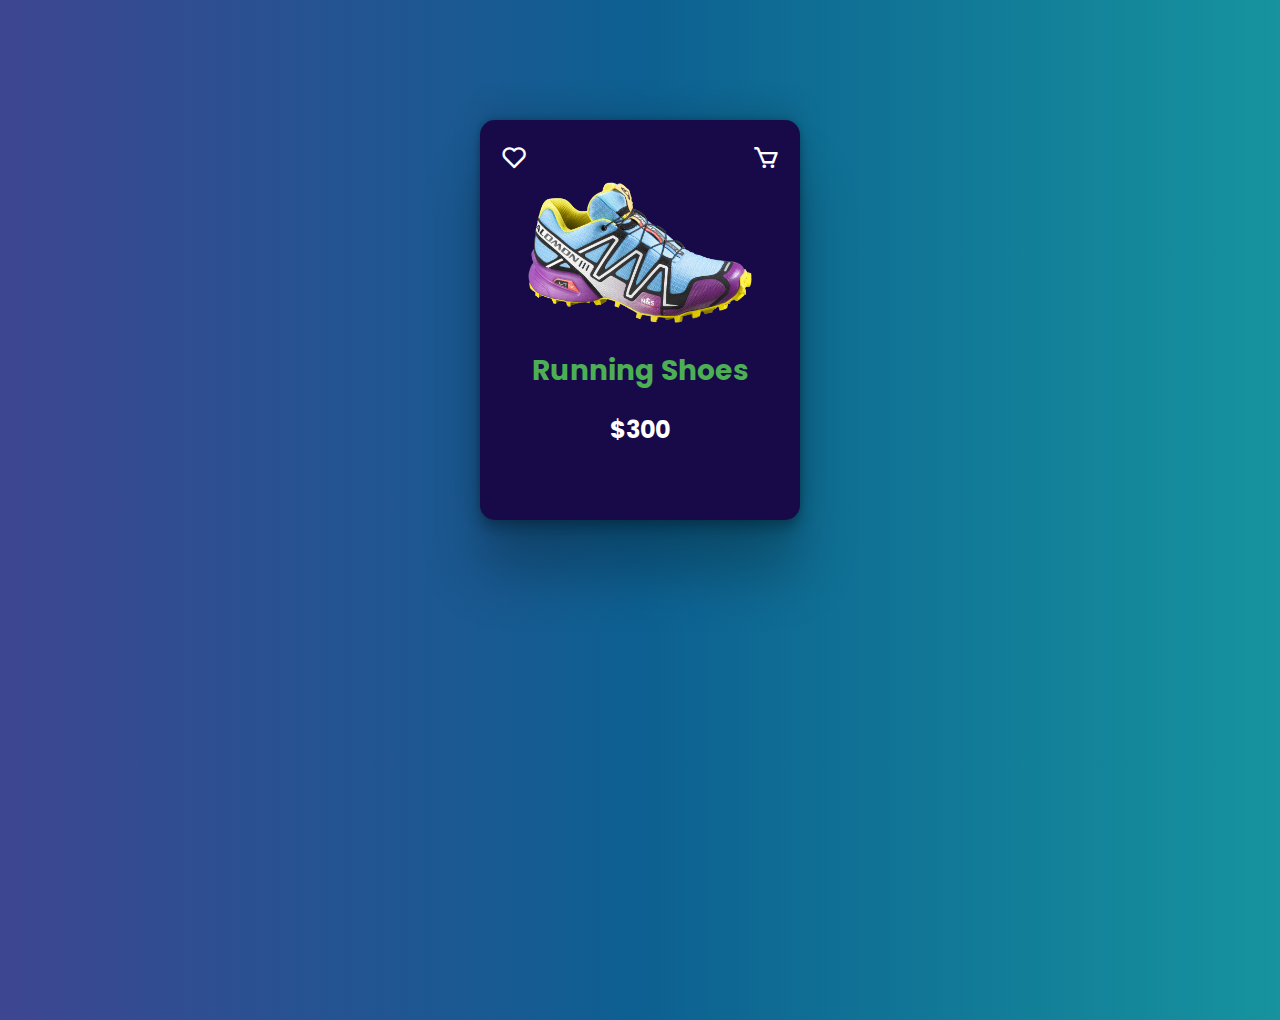
<file: Day 1__Product Card/index.html>
<!DOCTYPE html>
<html lang="en">
<head>
    <meta charset="UTF-8">
    <meta http-equiv="X-UA-Compatible" content="IE=edge">
    <meta name="viewport" content="width=device-width, initial-scale=1.0">
    <link rel="stylesheet" href="style.css">
    <link href='https://unpkg.com/boxicons@2.1.1/css/boxicons.min.css' rel='stylesheet'>
    <title>Document</title>
</head>
<body>
    <div class="card">
        <div class="card__icon">
            <div class="card__heart"><i class='bx bx-heart' ></i></div>
            <div class="card__cart"><i class='bx bx-cart' ></i></div>
        </div>
        <div class="card__img">
            <img src="running_shoes.png" alt="">
        </div>
        <div class="card__title">
            Running Shoes
        </div>
        <div class="card__price">
            $300
        </div>
        <div class="card__size">
            <h3>Size:</h3>
            <span>6</span>
            <span>7</span>
            <span>8</span>
            <span>9</span>
        </div>
        <div class="card__color">
            <h3>Color:</h3>
            <span class="color-green"></span>
            <span class="color-red"></span>
            <span class="color-pink"></span>
        </div>
        <div class="card__action">
            <button>Buy Now</button>
            <button>Add Cart</button>
        </div>
    </div>
</body>
</html>
</file>
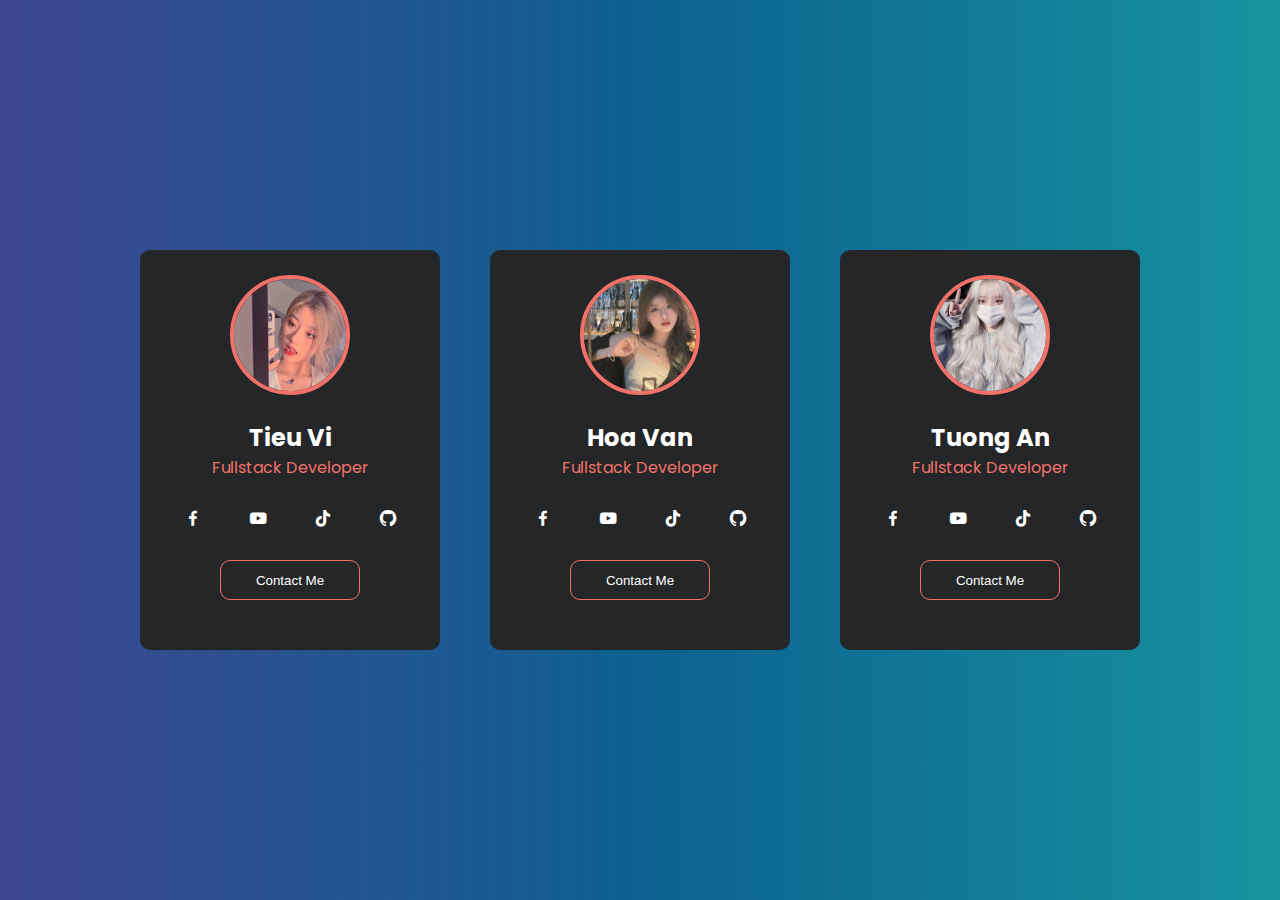
<file: Day 2__Profile Card/index.html>
<html lang="en">
<head>
    <meta charset="UTF-8">
    <meta http-equiv="X-UA-Compatible" content="IE=edge">
    <meta name="viewport" content="width=device-width, initial-scale=1.0">
    <link rel="stylesheet" href="style.css">
    <link href='https://unpkg.com/boxicons@2.1.1/css/boxicons.min.css' rel='stylesheet'>
    <title>Document</title>
</head>
<body>
    <div class="card">
        <div class="card__img">
            <img src="g1.jpg" alt="">
        </div>
        <h2>Tieu Vi</h2>
        <p>Fullstack Developer</p>
        <div class="card__social">
            <a href=""><i class='bx bxl-facebook'></i></a>
            <a href=""><i class='bx bxl-youtube' ></i></a>
            <a href=""><i class='bx bxl-tiktok' ></i></a>
            <a href=""><i class='bx bxl-github'></i></a>
        </div>
        <button>Contact Me</button>
    </div>
    <div class="card">
        <div class="card__img">
            <img src="g2.jpg" alt="">
        </div>
        <h2>Hoa Van</h2>
        <p>Fullstack Developer</p>
        <div class="card__social">
            <a href=""><i class='bx bxl-facebook'></i></a>
            <a href=""><i class='bx bxl-youtube' ></i></a>
            <a href=""><i class='bx bxl-tiktok' ></i></a>
            <a href=""><i class='bx bxl-github'></i></a>
        </div>
        <button>Contact Me</button>
    </div>
    <div class="card">
        <div class="card__img">
            <img src="g3.jpg" alt="">
        </div>
        <h2>Tuong An</h2>
        <p>Fullstack Developer</p>
        <div class="card__social">
            <a href=""><i class='bx bxl-facebook'></i></a>
            <a href=""><i class='bx bxl-youtube' ></i></a>
            <a href=""><i class='bx bxl-tiktok' ></i></a>
            <a href=""><i class='bx bxl-github'></i></a>
        </div>
        <button>Contact Me</button>
    </div>
</body>
</html>
</file>
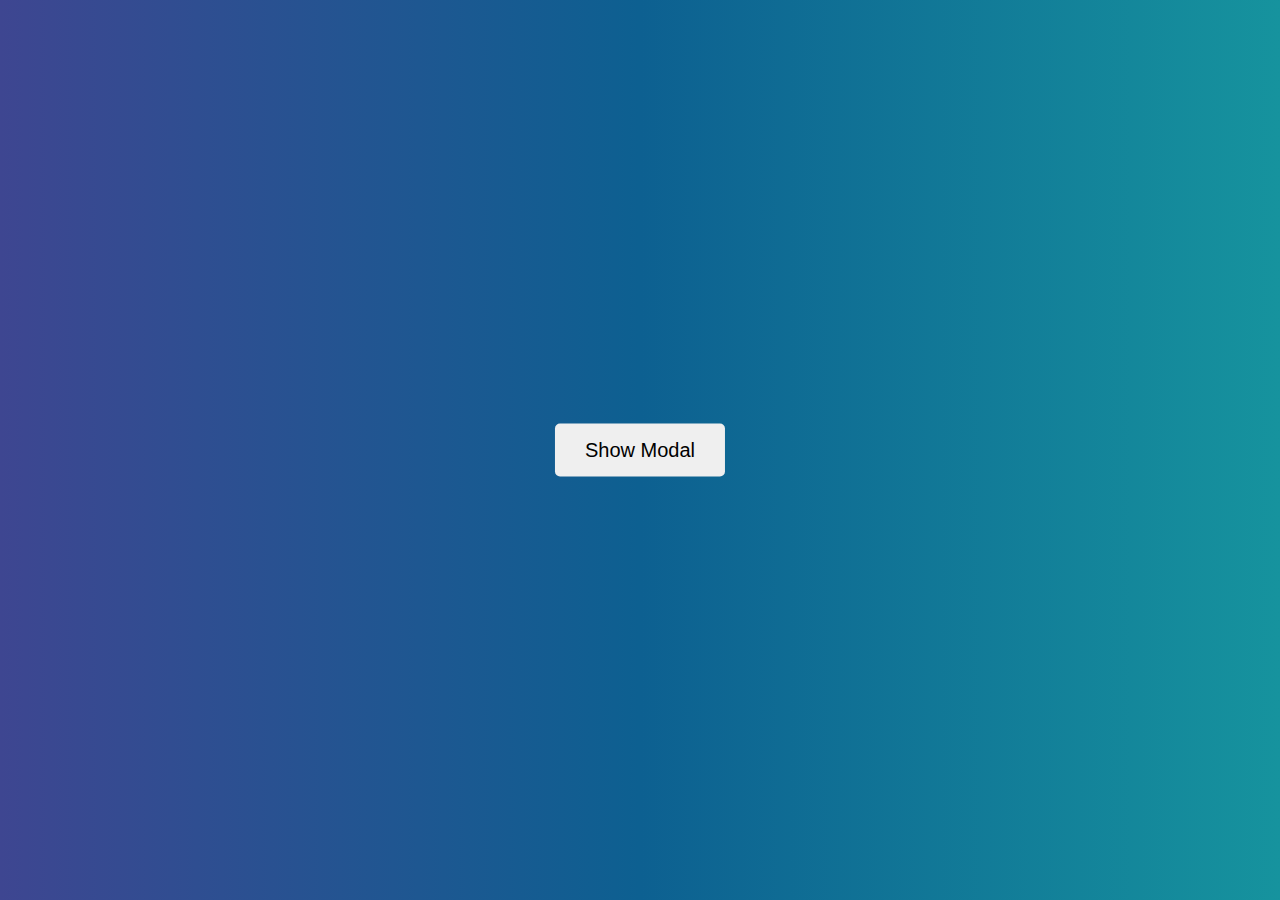
<file: Day 3__Create Modal/index.html>
<!DOCTYPE html>
<html lang="en">
<head>
    <meta charset="UTF-8">
    <meta http-equiv="X-UA-Compatible" content="IE=edge">
    <meta name="viewport" content="width=device-width, initial-scale=1.0">
    <link rel="stylesheet" href="style.css">
    <link href='https://unpkg.com/boxicons@2.1.1/css/boxicons.min.css' rel='stylesheet'>

    <title>Document</title>
</head>
<body>
    <button class="show__modal-btn">
        Show Modal
    </button>
    <div class="modal hide">
        <div class="modal__inner">
            <div class="modal__header">
                <p>Wellcome to my Modal</p>
                <i class='bx bx-x'></i>
            </div>
            <div class="modal__body">
                <h2>Modal</h2>
                <p>This is modal content</p>
            </div>
            <div class="modal__footer">
                <button>Close</button>
            </div>
        </div>
    </div>
</body>
    <script src="app.js"></script>
</html>
</file>
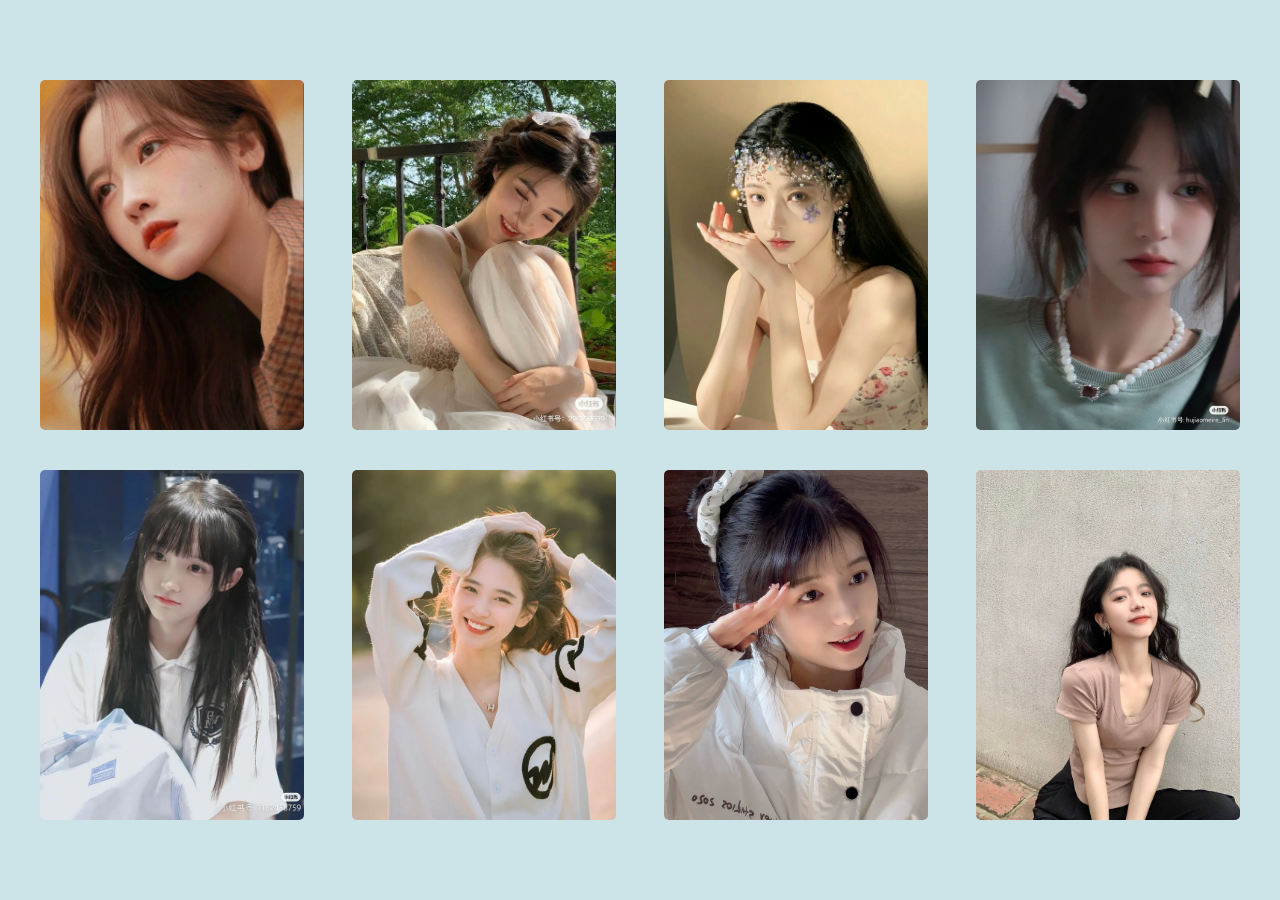
<file: Day 4__Image Gallery/index.html>
<!DOCTYPE html>
<html lang="en">
<head>
    <meta charset="UTF-8">
    <meta http-equiv="X-UA-Compatible" content="IE=edge">
    <meta name="viewport" content="width=device-width, initial-scale=1.0">
    <link rel="stylesheet" href="style.css">
    <link href='https://unpkg.com/boxicons@2.1.1/css/boxicons.min.css' rel='stylesheet'>
    <title>Document</title>
</head>
<body>
    <div class="wrapper">
        <div class="image">
            <img src="img1.jpg" alt="">
        </div>
        <div class="image">
            <img src="img2.jpg" alt="">
        </div>
        <div class="image">
            <img src="img3.jpg" alt="">
        </div>
        <div class="image">
            <img src="img4.jpg" alt="">
        </div>
        <div class="image">
            <img src="img5.jpg" alt="">
        </div>
        <div class="image">
            <img src="img6.jpg" alt="">
        </div>
        <div class="image">
            <img src="img7.jpg" alt="">
        </div>
        <div class="image">
            <img src="img8.jpg" alt="">
        </div>
    </div>

    <div class="gallery">
        <div class="btn-close">
            <i class='bx bx-x' ></i>
        </div>
        <div class="gallery-inner">
            <img src="img7.jpg" alt="">
        </div>
        <div class="control left">
            <i class='bx bxs-chevron-left'></i>
        </div>
        <div class="control right">
            <i class='bx bxs-chevron-right' ></i>
        </div>
    </div>
</body>
    <script src="app.js"></script>
</html>
</file>
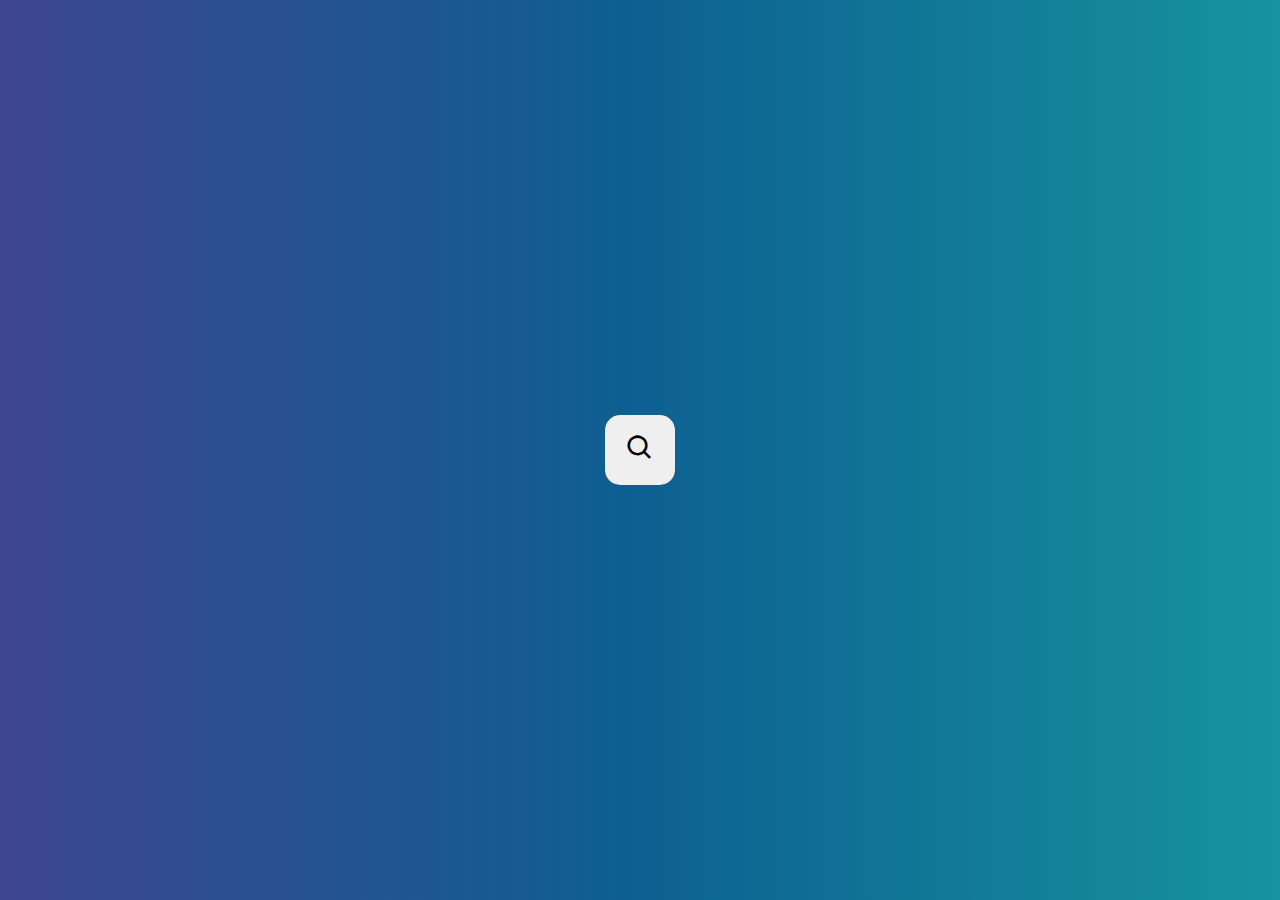
<file: Day 5__Search Box/index.html>
<!DOCTYPE html>
<html lang="en">
<head>
    <meta charset="UTF-8">
    <meta http-equiv="X-UA-Compatible" content="IE=edge">
    <meta name="viewport" content="width=device-width, initial-scale=1.0">
    <link href='https://unpkg.com/boxicons@2.1.1/css/boxicons.min.css' rel='stylesheet'>
    <link rel="stylesheet" href="style.css">
    <title>Document</title>
</head>
<body>
    <div class="search-box">
        <input class="search-box_input" type="text">
        <button class="search-box_button">
            <i class='bx bx-search' ></i>
        </button>
    </div>
</body>
<script src="app.js"></script>
</html>
</file>
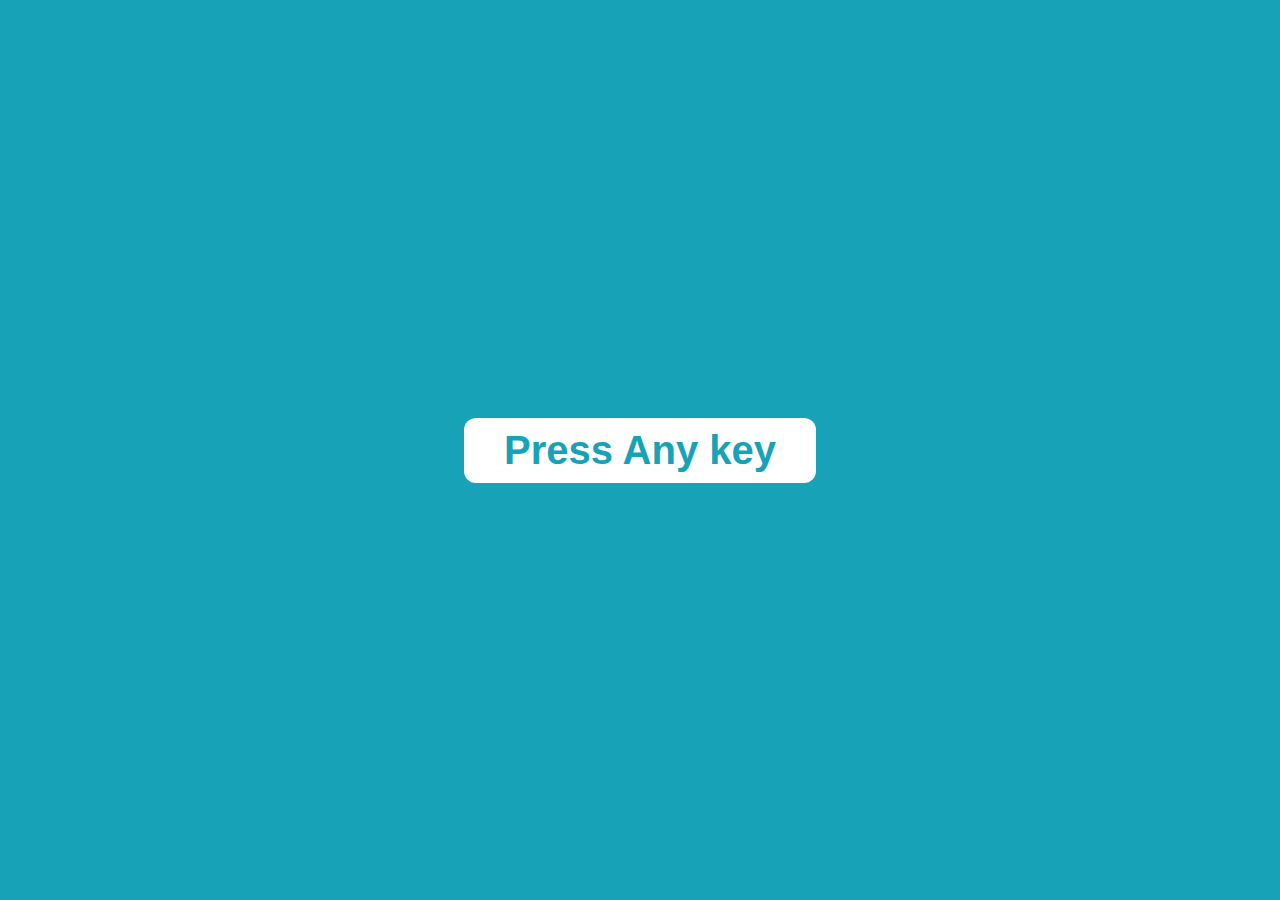
<file: Day 6__Detect Pressed Key/index.html>
<!DOCTYPE html>
<html lang="en">
<head>
    <meta charset="UTF-8">
    <meta http-equiv="X-UA-Compatible" content="IE=edge">
    <meta name="viewport" content="width=device-width, initial-scale=1.0">
    <link rel="stylesheet" href="style.css">
    <title>Document</title>
</head>
<body>
    <button class="alert">Press Any key</button>
    <div class="box hide">
        <div class="result">32</div>
        <div class="detail">
            <div class="card key">
                <p>Key</p>
                <p>Space</p>
            </div>
            <div class="card location">
                <p>Location</p>
                <p>Space</p>
            </div>
            <div class="card which">
                <p>Which</p>
                <p>Space</p>
            </div>
            <div class="card code">
                <p>Code</p>
                <p>Space</p>
            </div>
        </div>
    </div>
    <script src="app.js"></script>
</body>
</html>
</file>
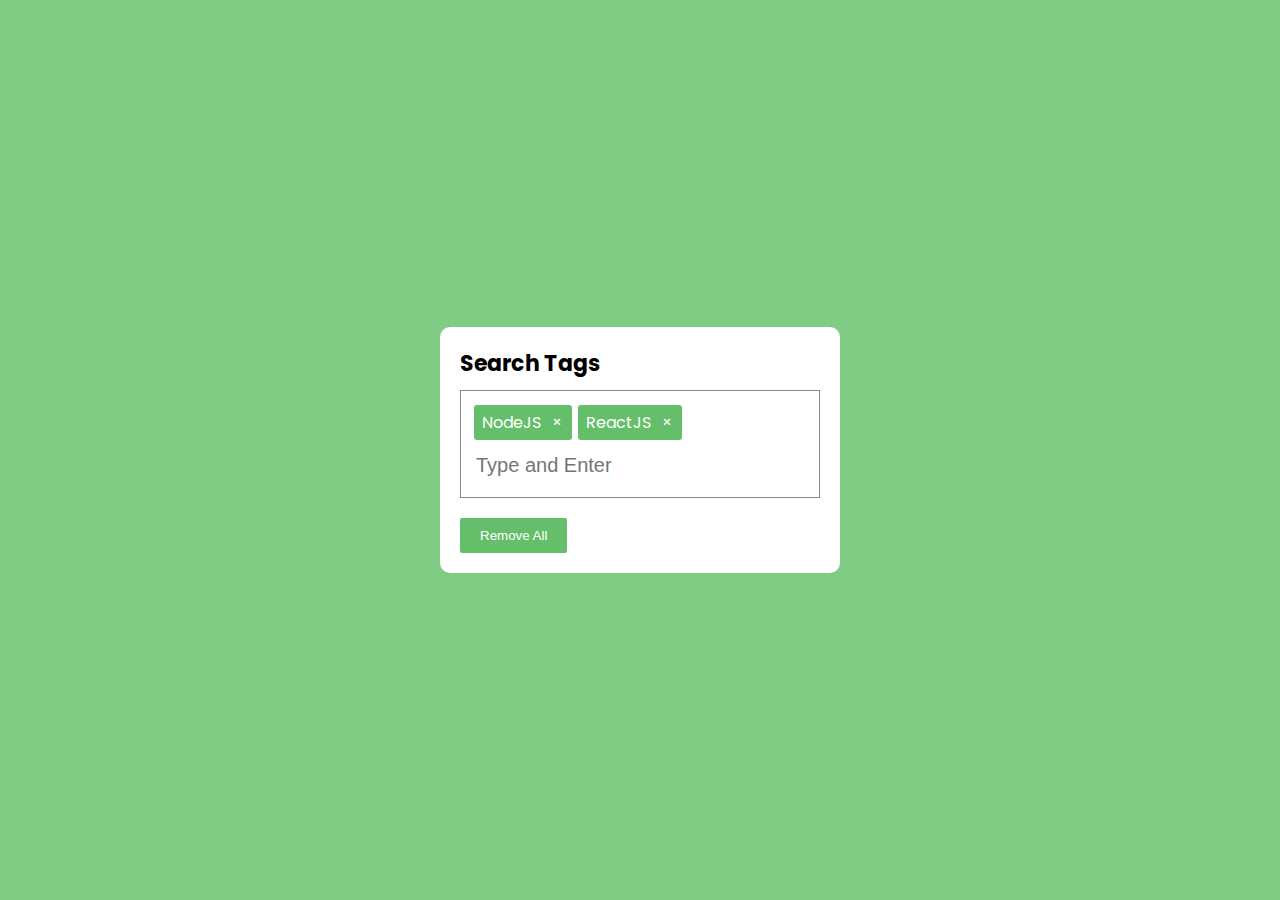
<file: Day 7__Search Tags/index.html>
<!DOCTYPE html>
<html lang="en">
<head>
    <meta charset="UTF-8">
    <meta http-equiv="X-UA-Compatible" content="IE=edge">
    <meta name="viewport" content="width=device-width, initial-scale=1.0">
    <link rel="stylesheet" href="style.css">
    <link href='https://unpkg.com/boxicons@2.1.1/css/boxicons.min.css' rel='stylesheet'>
    <title>Document</title>
</head>
<body>
    <div class="wrapper">
        <h2 class="title">Search Tags</h2>
        <div class="content">
            <input type="text" placeholder="Type and Enter">
        </div>
        <button class="remove-all">Remove All</button>
    </div>
</body>
<script src="app.js"></script>
</html>
</file>
<file: Day 1__Product Card/style.css>
@import url('https://fonts.googleapis.com/css2?family=Poppins:ital,wght@0,100;0,200;0,300;1,100;1,200;1,300&display=swap');

:root {
    --primary-color:#4daf54;
}

*{
    padding: 0;
    margin: 0;
    box-sizing: border-box;
}

body{
    height: 100vh;
    background-image: linear-gradient(to right, #3e4691, #0d6091, #16939e);
    font-family: 'Poppins';
}

.card {
    margin: 120px auto;
    width: 320px;
    height: 400px;
    background:#180a49;
    border-radius: 15px;
    padding: 20px;
    color:white;
    box-shadow: rgba(0, 0, 0, 0.25) 0px 54px 55px, rgba(0, 0, 0, 0.12) 0px -12px 30px, rgba(0, 0, 0, 0.12) 0px 4px 6px, rgba(0, 0, 0, 0.17) 0px 12px 13px, rgba(0, 0, 0, 0.09) 0px -3px 5px;
}

.card__icon {
    display: flex;
    justify-content: space-between;
    font-size: 28px;
}

.card__heart,.card__cart {
    cursor: pointer;
}

.card__img {
    width: 80%;
    margin: 0 auto;
    transition: 0.5s;
    transition-delay: 0.1s;
}

.card__img img {
    width: 100%;
    height: 100%;
    object-fit: cover;
}

.card__title {
    color: var(--primary-color);
}

.card__title,.card__price {
    margin-top: 20px;
    font-size: 28px;
    text-align: center;
    font-weight: bold;
    transition: 0.5s;
    transition-delay: 0.1s;
}

.card__price {
    font-size: 24px; 
}

.card__size,.card__color {
    display: flex;
    align-items: center;
    margin-bottom: 5px;
}

.card__size span {
    padding: 1px 8px;
    background: #dadada;
    font-weight: bold;
    color: black;
    margin: 5px;
    border-radius: 2px;
    cursor: pointer;
}

.card__size span:hover {
    transform: scale(1.2);
}

.card__color span {
    width: 15px;
    height: 15px;
    border-radius: 50%;
    margin:5px;
    cursor: pointer;
}

.card__color span:hover {
    transform: scale(1.2);
}

.color-green {
    background-color: green;
}

.color-red {
    background-color: red;
}

.color-pink {
    background-color: rgb(163, 82, 123);
}

.card__action button {
    background:var(--primary-color);
    border: none;
    outline: none;
    color: white;
    padding: 10px 20px;
    border-radius: 5px;
    font-weight: 600;
    margin-right: 10px;
    cursor: pointer;
}

.card__action button:hover{
    transform: scale(1.2)
}

.card:hover .card__img {
    transform: translateX(20px) translateY(-90px) rotate(20deg);
}

.card:hover .card__title{
    transform: translate(-36px,-60px);
    margin-top: 0;
}

.card:hover .card__price {
    margin-top: 0;
    transform: translate(-108px,-60px);
}

.card__size {
    margin-top: 150px;
}

.card__size, .card__color,.card__action {
    visibility: hidden;
    opacity: 0;
    transition: 0.5s;
    transition-delay: 0.1s;
}

.card:hover .card__size,
.card:hover .card__color,
.card:hover .card__action {
    visibility: visible;
    opacity: 100;
}

.card:hover .card__size {
    margin-top: -30px;
}

.card:hover .card__size,.card__color {
    margin-bottom: 10px;
}
</file>
<file: Day 2__Profile Card/style.css>
@import url('https://fonts.googleapis.com/css2?family=Poppins:ital,wght@0,100;0,200;0,300;1,100;1,200;1,300&display=swap');

:root {
    --primary-color:#F2726a
}
*{
    padding: 0;
    margin: 0;
    box-sizing: border-box;
}

body {
    height: 100vh;
    background-image: linear-gradient(to right, #3e4691, #0d6091, #16939e);
    display: flex;
    justify-content: center;
    align-items: center;
    font-family: 'Poppins';
    color: white;

}

.card {
    background: #242628;
    height: 400px;
    width: 300px;
    border-radius: 10px;
    text-align: center;
    overflow: hidden;
    margin: 0 25px;
}

.card__img {
    width: 120px;
    height: 120px;
    border: 4px solid var(--primary-color);
    border-radius: 50%;
    overflow: hidden;
    margin: 25px auto;
    transition: 0.5s; 
}

.card__img img {
    object-fit: cover;
    width: 100%;
    height: 100%;
    object-position: center;
}

.card p {
    color: var(--primary-color);
}

.card__social {
    margin: 25px 0;
    font-size: 20px;
}

.card__social a {
    color:white;
    margin: 25px 20px;
}

.card button {
    height: 40px;
    width: 140px;
    color: white;
    border: 1px solid var(--primary-color);
    background: transparent;
    border-radius: 10px;
    transition: 0.5s;
    cursor: pointer;
}

.card button:hover {
    background: var(--primary-color);
    
}

.card__social a:hover {
    color: var(--primary-color);
}

.card__img:hover {
    width: 100%;
    height: 100%;
    border-radius: unset;
    margin-top: 0;
    border: none;
}
</file>
<file: Day 3__Create Modal/style.css>
:root {
    --pink-color: #e26270;
}

*{
    padding: 0;
    margin: 0;
    box-sizing: border-box;
}

body {
    height: 100vh;
    background-image: linear-gradient(to right, #3e4691, #0d6091, #16939e);
    overflow: hidden;
    font-family: sans-serif;
}

.show__modal-btn {
    padding: 15px 30px;
    border-radius: 5px;
    border: none;
    outline: none;
    font-size: 20px;
    position: relative;
    top: 50%;
    left: 50%;
    transform: translate(-50%,-50%);
    cursor: pointer;
}

.modal {
    position: fixed;
    top: 0;
    height: 100vh;
    width: 100vw;
    background: rgba(0, 0, 0, 0.5);
}

.modal__inner {
    width: 400px;
    position: relative;
    top:50%;
    margin: 0 auto;
    background: white;
    transform: translateY(-50%);
    border-radius: 5px;
    overflow: hidden;
    animation: modalShow 0.4s linear;
}

.modal__header {
    padding: 10px 15px;
    display: flex;
    justify-content: space-between;
    align-items: center;
    background: var(--pink-color);
    color: white; 
}

.modal__header i {
    font-size: 25px;
    cursor: pointer;
}

.modal__body {
    padding: 15px;
}

.modal__body h2 {
    color: var(--pink-color);
    margin-bottom: 15px;
}

.modal__footer {
    padding: 15px;
    text-align: right;
}

.modal__footer button {
    padding: 10px 20px;
    border: none;
    outline: none;
    font-size: 16px;
    background: var(--pink-color);
    border-radius: 5px;
    cursor: pointer;
    color: white;
}

.hide {
    display: none;
}

@keyframes modalShow {
    from{
        top: -200px;
        opacity: 0;
    }

    to{
        top:50%;
        opacity: 0.5;
    }
}
</file>
<file: Day 4__Image Gallery/style.css>
*{
    padding: 0;
    margin: 0;
    box-sizing: border-box;
}

body {
    background: #cce3e7;
    height: 100vh;
    display: flex;
    justify-content: center;
    align-items: center;
}

.wrapper {
    width: 1200px;
    max-width: 100%;
    margin: 0 auto;
    display: flex;
    flex-wrap: wrap;
    justify-content: space-between;
}

img {
    width: 100%;
    height: 100%;
    object-position: center;
    object-fit: cover;
    transition: 0.5s;
}

.image {
    width: 22%;
    height: 350px;
    border-radius: 5px;
    overflow: hidden;
    margin: 20px 0;
}

.image:hover img{
    transform: scale(1.2);
}

.gallery {
    position: fixed;
    width: 100%;
    height: 100%;
    background: rgba(0, 0, 0, 0.8);
    display: flex;
    align-items: center;
    color: white;
    opacity: 0;
    pointer-events: none;
    transform: scale(0.8);
    transition: 0.5s;
}

.btn-close {
    position: fixed;
    top: 15px;
    right: 15px;
    font-size: 35px;
}

.control {
    font-size: 35px;
    color: rgba(255, 255, 255, 0.8);
    position:absolute;
}

.control.left {
    left: 15px;
}

.control.right {
    right: 15px;
}

.gallery-inner {
    height: 90%;
    margin: 0 auto;
}

.show {
    opacity: 1;
    pointer-events: auto;
    transform: scale(1)
}

.btn-close:hover ,.control.left:hover, .control.right:hover {
    transform: scale(1.2)
}

.hide {
    display: none;
}
</file>
<file: Day 5__Search Box/style.css>
*{
    padding: 0;
    margin: 0;
    box-sizing: border-box;
}

body {
    background-image: linear-gradient(to right, #3e4691, #0d6091, #16939e);
    height: 100vh;
    display: flex;
    justify-content: center;
    align-items: center;
}

.search-box {
    background: #000;
    width: 70px;
    height: 70px;
    overflow: hidden;
    position: relative;
    border-radius: 15px;
    transition: all 0.5s ease;
}

.search-box_input {
    width: 100%;
    height: 100%;
    background: transparent;
    color: white;
    padding: 20px 90px 20px 20px;
    font-size: 35px;
    outline: none;
    border: none;
}

.search-box_button {
    position: absolute;
    right:0;
    top:0;
    width: 70px;
    height: 70px;
    font-size: 30px;
    border: none;
    outline: none;
}

.search-box.open {
    width: 400px;
}
</file>
<file: Day 6__Detect Pressed Key/style.css>
@import url('https://fonts.googleapis.com/css2?family=Poppins:ital,wght@0,100;0,200;0,300;1,100;1,200;1,300&display=swap');

*{
    padding: 0;
    margin: 0;
    box-sizing: border-box;
}

body {
    font-family: 'Poppins';
    height: 100vh;
    background: #17a2b8;
    color: #fff;
    display: flex;
    flex-direction: column;
    justify-content: center;
    align-items: center;
}

.alert {
    font-size: 40px;
    background: #fff;
    color: #17a2b8;
    padding: 10px 40px;
    border-radius: 12px;
    border: none;
    outline: none;
    font-weight: 600;
}

.hide {
    display: none;
}

.box .result {
    height: 250px;
    width: 250px;
    border: 7px solid #fff;
    border-radius: 50%;
    font-size: 70px;
    display: flex;
    justify-content: center;
    align-items: center;
    font-weight: 600;
    margin: auto;
    margin-bottom: 60px;
}

.detail {
    display: flex;
}

.card {
    width: 300px;
    background: #fff;
    border-radius: 10px;
    overflow: hidden;
    margin:20px;
}

.card p {
    padding: 10px;
    text-align: center;
    color: #000;
    font-size: 18px;
    font-weight: 600;
}

.card p:first-child {
    background: #78c0c9;
    color: #fff;
}
</file>
<file: Day 7__Search Tags/style.css>
@import url('https://fonts.googleapis.com/css2?family=Poppins:ital,wght@0,100;0,200;0,300;1,100;1,200;1,300&display=swap');

*{
    margin: 0;
    padding: 0;
    box-sizing: border-box;
}

body {
    font-family: 'Poppins';
    background-color: #80cc84;
    height: 100vh;
    display: flex;
    justify-content: center;
    align-items: center;
}

.wrapper{
    background-color: white;
    border-radius: 10px;
    width: 400px;
    padding: 20px;
}

.title {
    font-size: 22px;
}

.content {
    border: 1px solid #888;
    padding: 10px;
    display: flex;
    flex-wrap: wrap;
    margin-top: 10px;
}

.content li {
    background-color: #65be6a;
    color: white;
    border-radius: 3px;
    list-style: none;
    margin: 4px 3px;
    padding:5px 8px;
}

.content li i {
    font-size: 14px;
    margin-left: 5px;
    cursor: pointer;
}

.content input {
    border: none;
    outline: none;
    font-size: 20px;
    margin: 10px 5px;
    flex: 1;
}

.remove-all {
    background-color: #65be6a ;
    border: none;
    outline: none;
    border-radius: 2px;
    padding: 10px 20px;
    color: white;
    margin-top: 20px;
    cursor: pointer;
}
</file>
